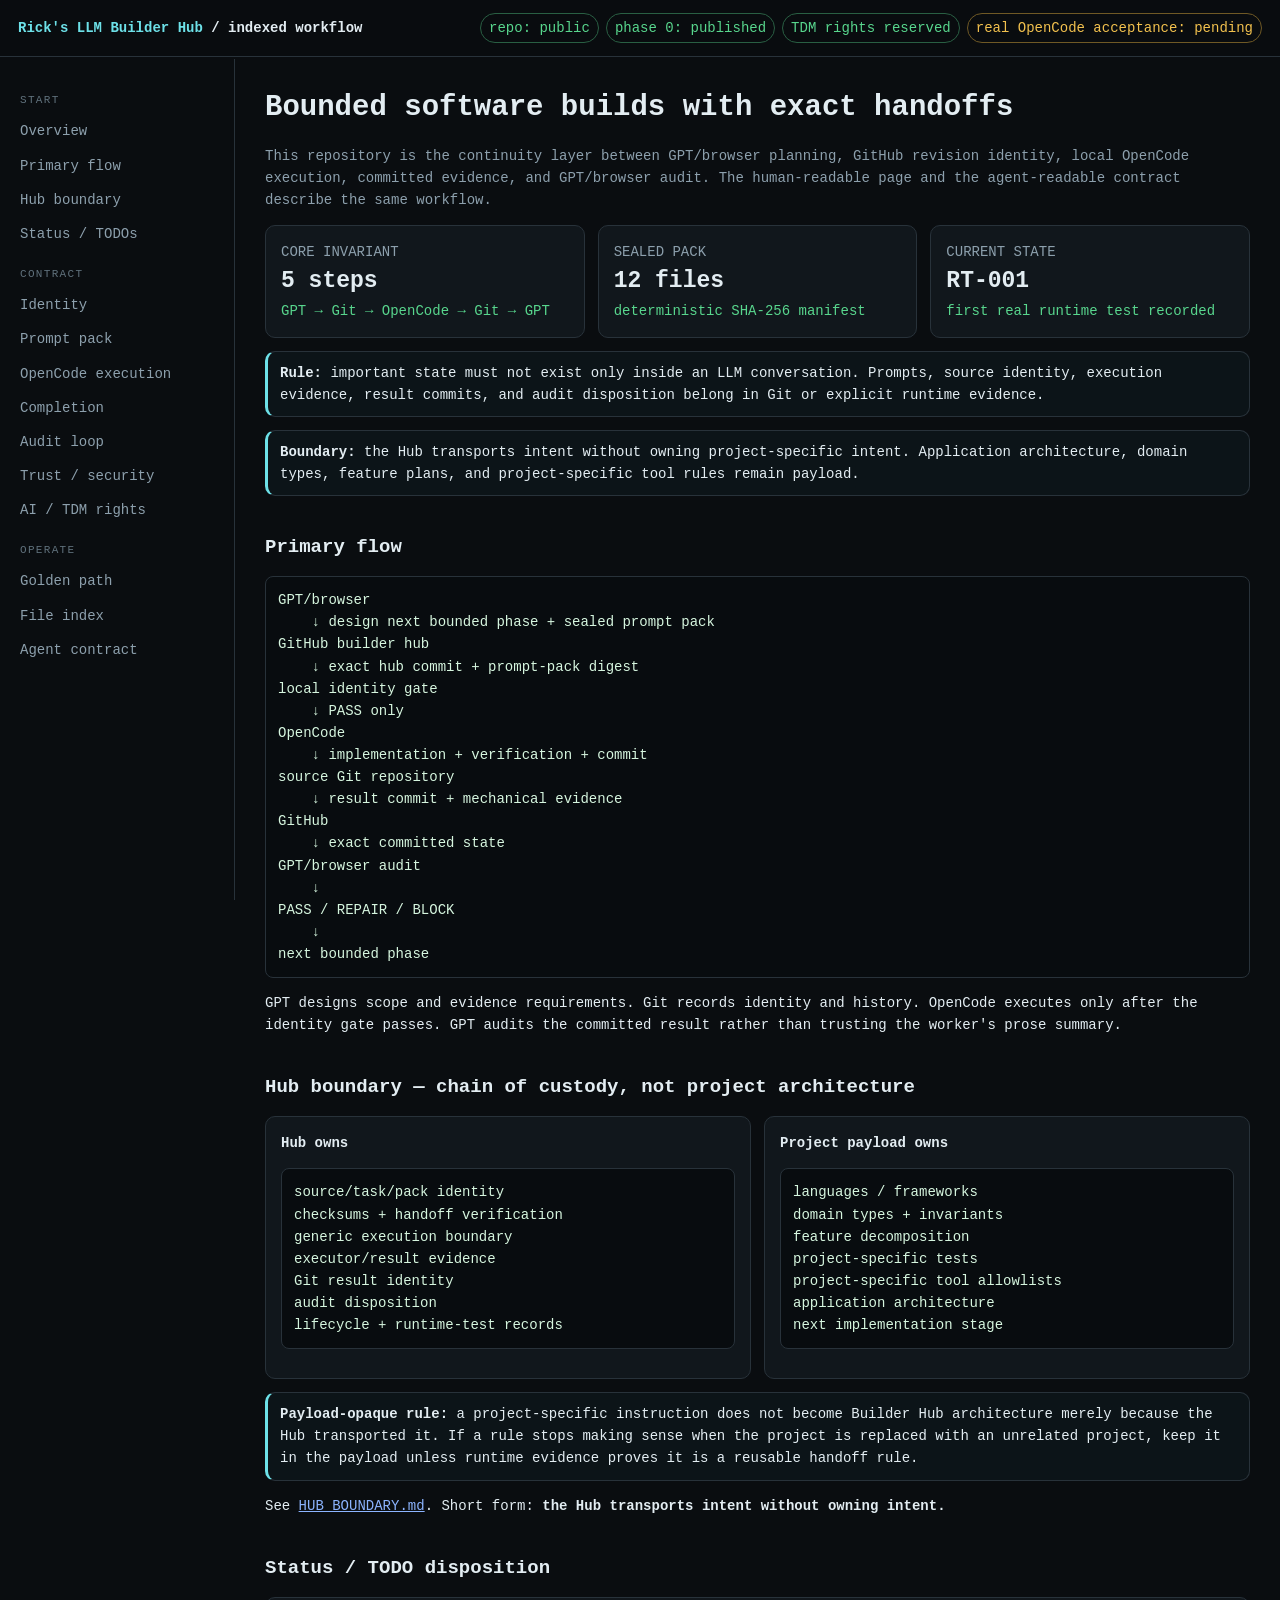
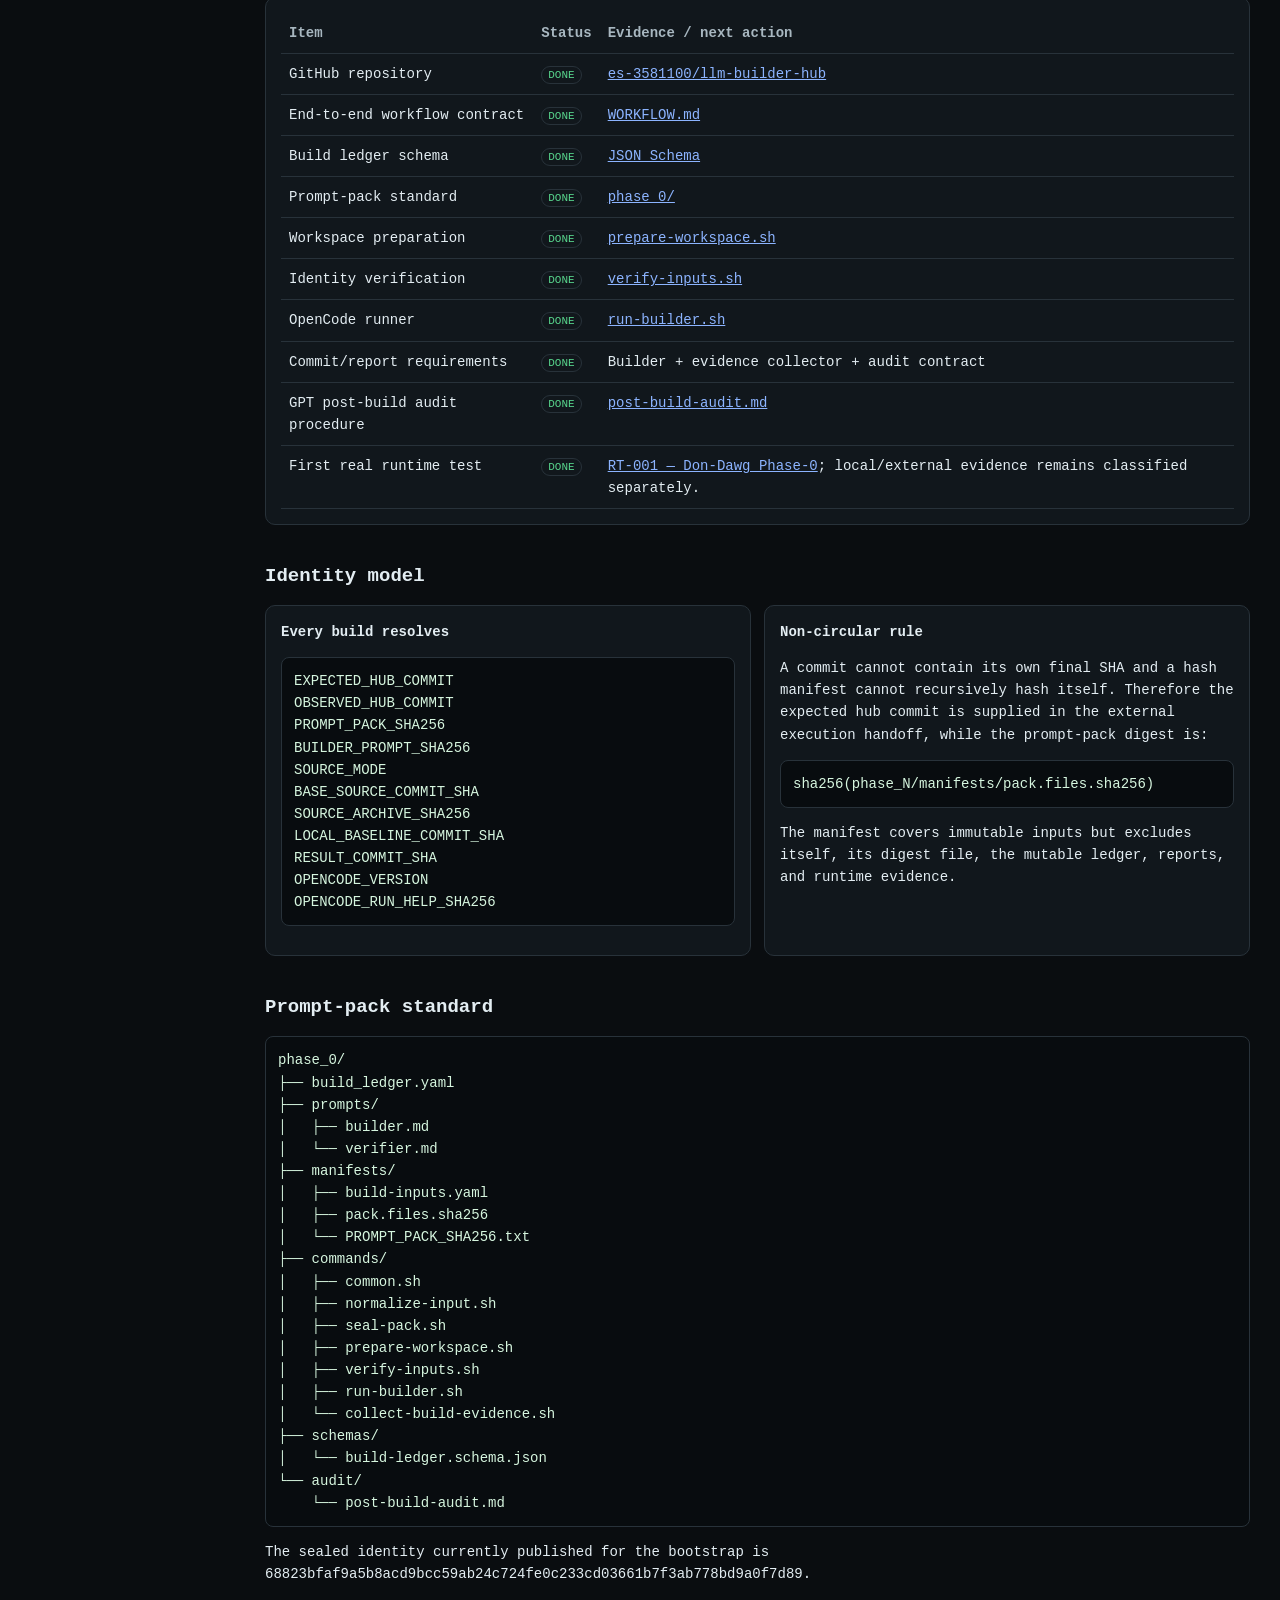
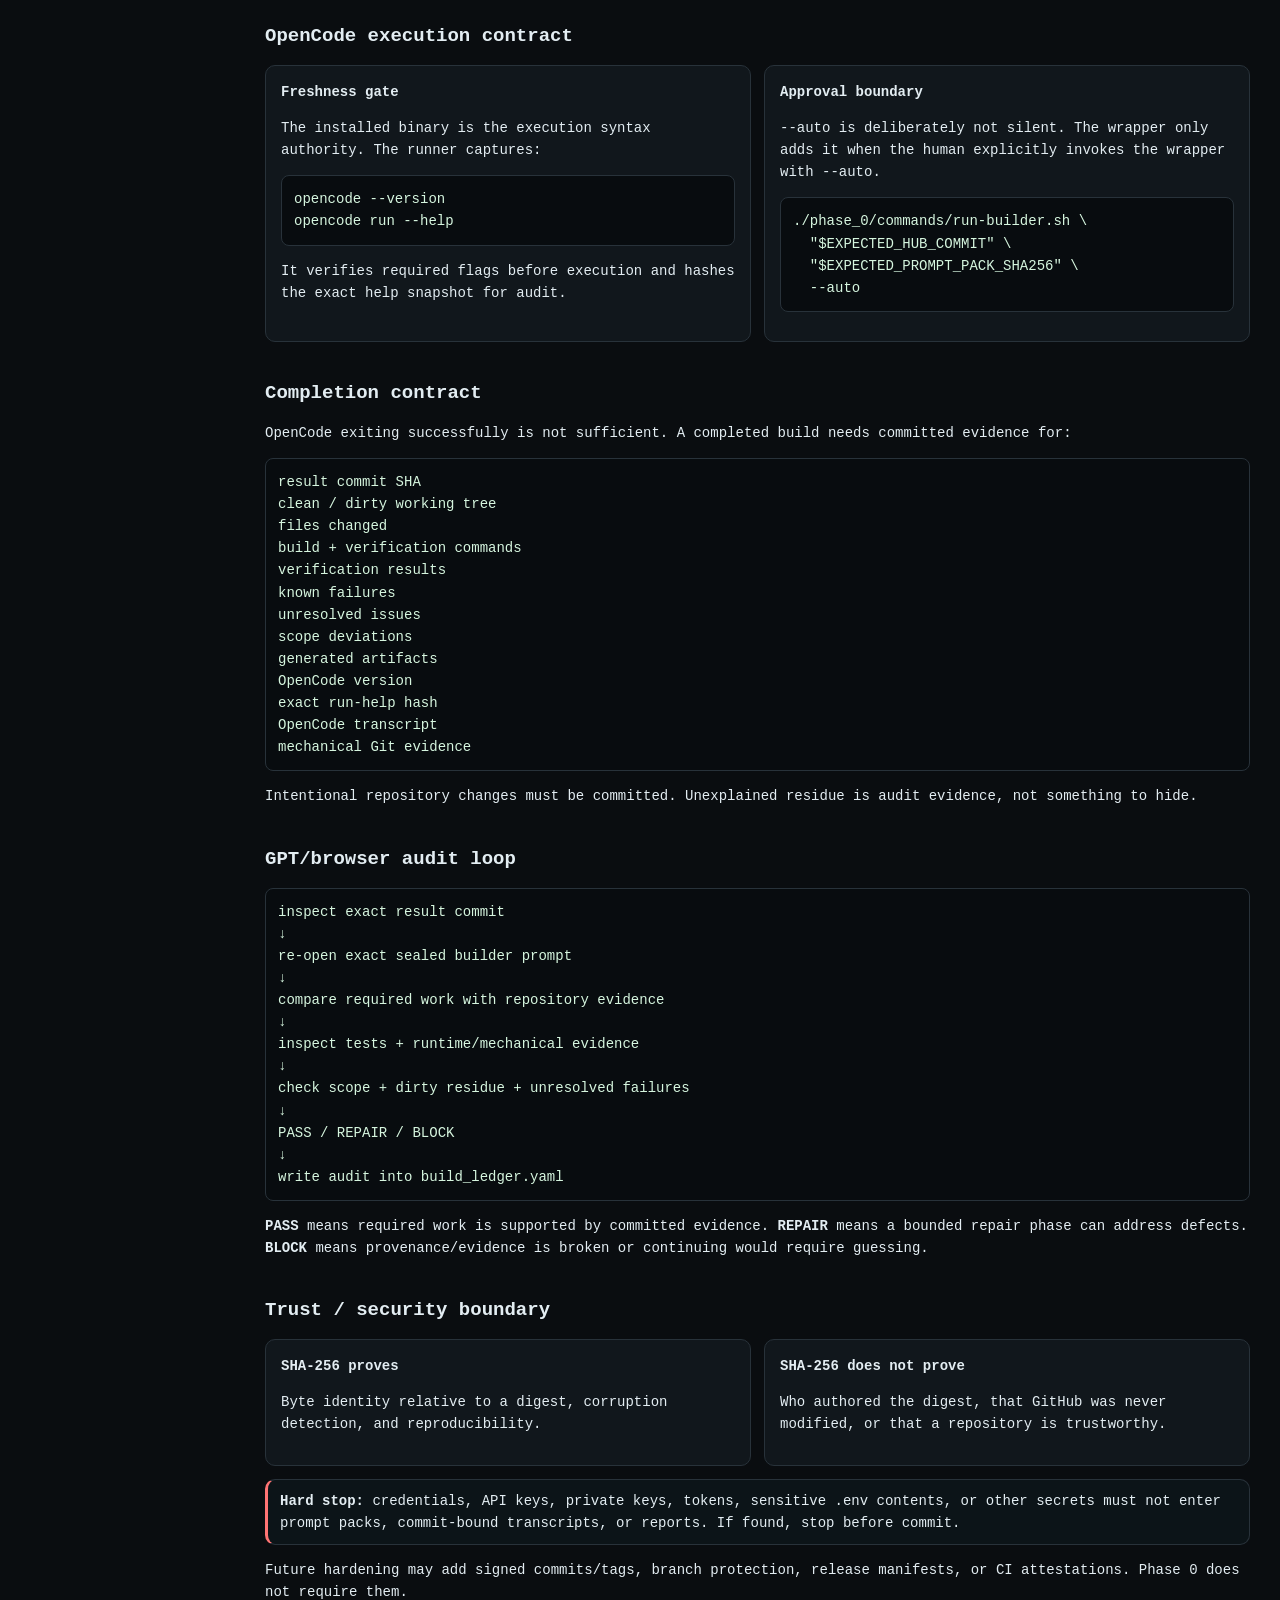
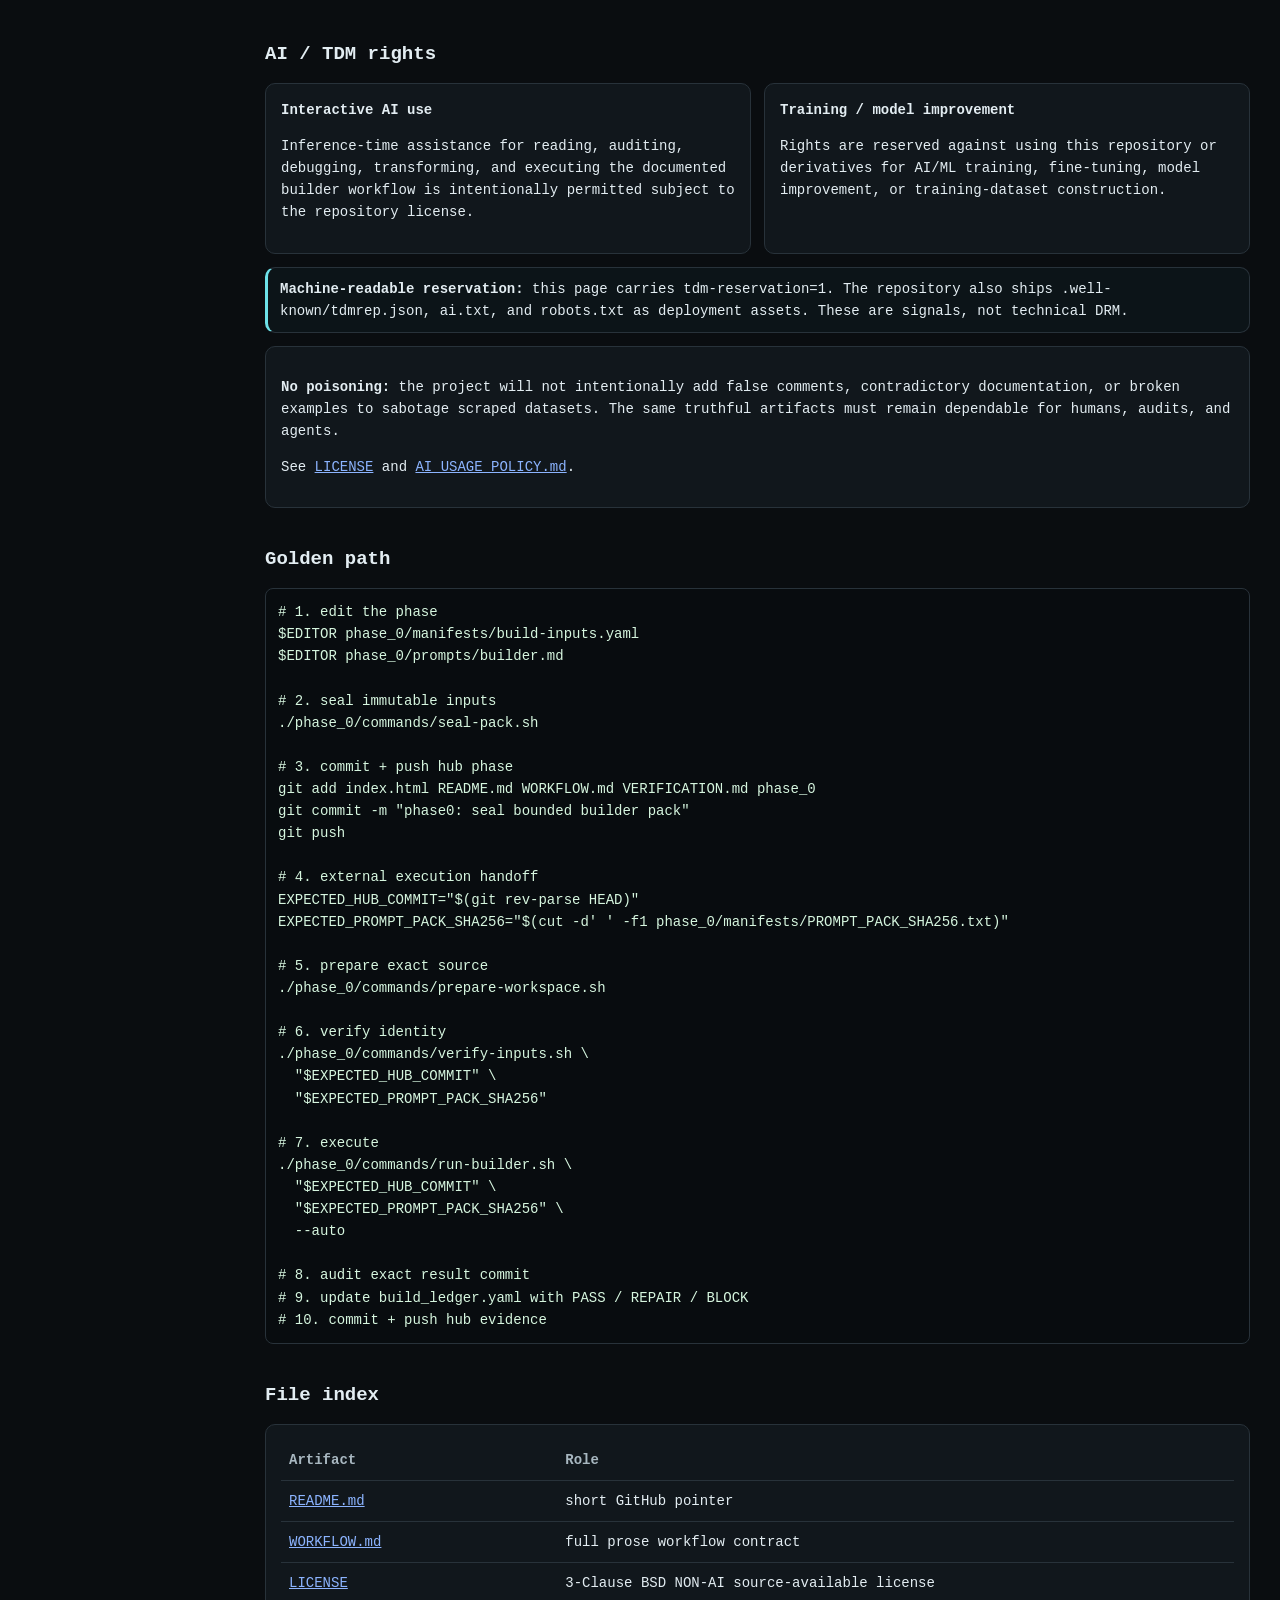
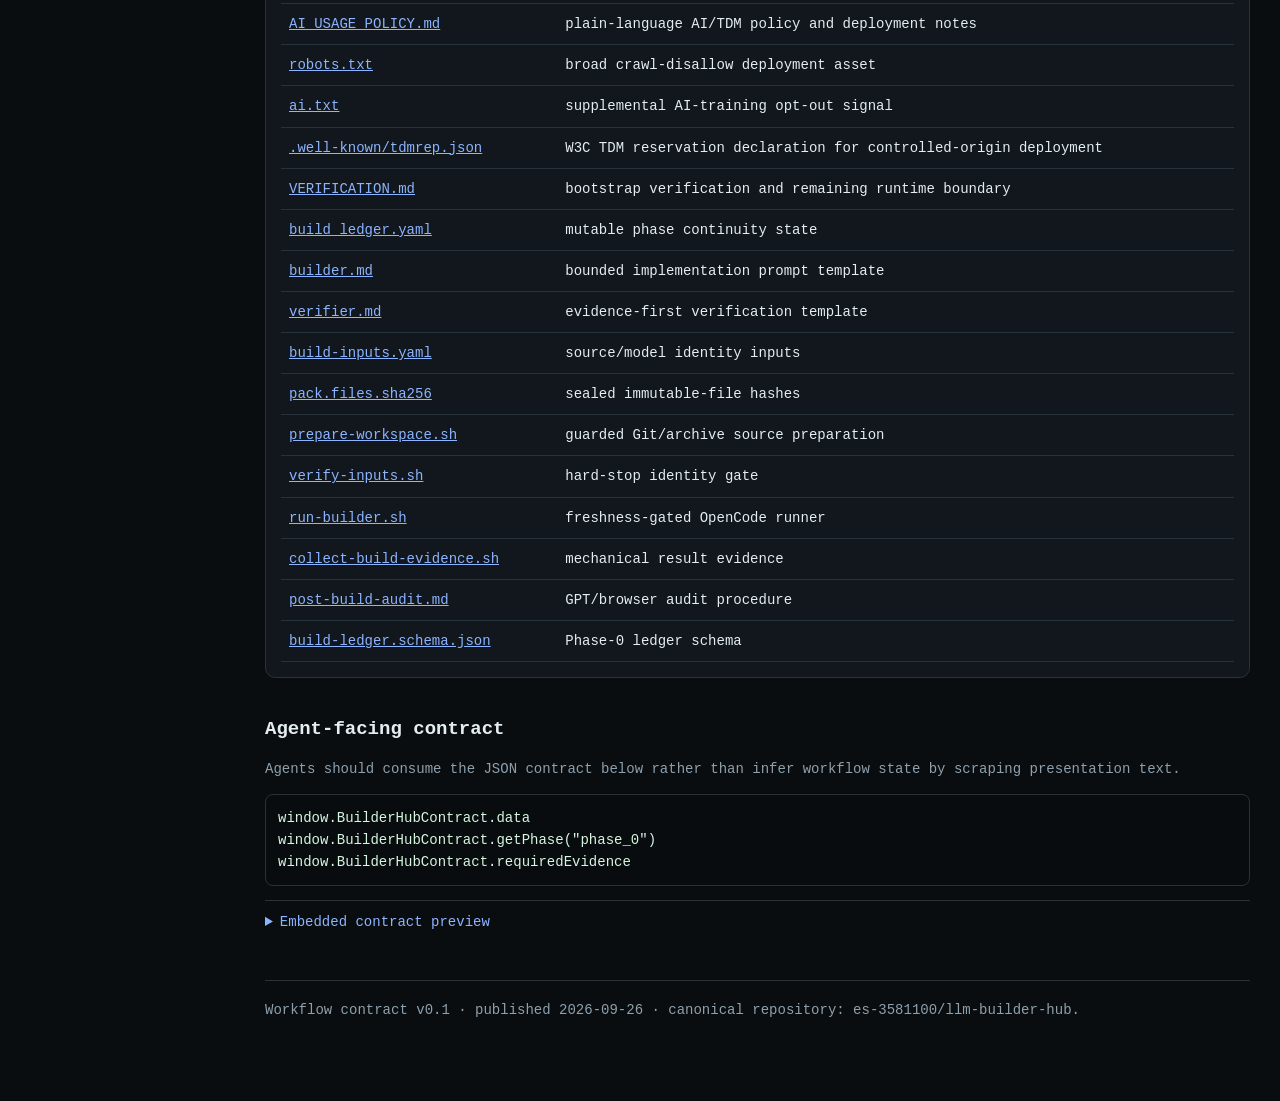
<file: index.html>
<!doctype html>
<html lang="en">
<head>
<meta charset="utf-8">
<meta name="viewport" content="width=device-width,initial-scale=1">
<title>Rick's LLM Builder Hub</title>
<meta name="description" content="Indexed human + agent workflow contract for bounded GPT → GitHub → OpenCode → GitHub → GPT software builds.">
<meta name="tdm-reservation" content="1">
<meta name="tdm-policy" content="https://github.com/es-3581100/llm-builder-hub/blob/main/AI_USAGE_POLICY.md">
<style>
:root{color-scheme:dark;--bg:#0a0d10;--panel:#11171c;--panel2:#0d1317;--line:#28323a;--text:#e3edf2;--muted:#8da0ad;--cyan:#6de1e8;--blue:#8cb4ff;--green:#58d68d;--amber:#f2c14e;--red:#ff7474;--code:#d6f6df}
*{box-sizing:border-box}html{scroll-behavior:smooth}body{margin:0;background:var(--bg);color:var(--text);font:14px/1.58 ui-monospace,SFMono-Regular,Menlo,Consolas,monospace}
a{color:var(--blue)}code,pre{font:inherit}header{position:sticky;top:0;z-index:10;background:rgba(10,13,16,.95);backdrop-filter:blur(10px);border-bottom:1px solid var(--line)}
.bar{max-width:1500px;margin:auto;padding:13px 18px;display:flex;gap:14px;align-items:center;flex-wrap:wrap}.brand{font-weight:850}.brand b{color:var(--cyan)}.pills{margin-left:auto;display:flex;gap:7px;flex-wrap:wrap}.pill{border:1px solid var(--line);border-radius:999px;padding:3px 8px;color:var(--muted)}.pill.good{color:var(--green);border-color:#295f43}.pill.warn{color:var(--amber);border-color:#6f5925}
.layout{max-width:1500px;margin:auto;display:grid;grid-template-columns:235px minmax(0,1fr)}nav{position:sticky;top:59px;height:calc(100vh - 59px);overflow:auto;border-right:1px solid var(--line);padding:18px 12px}
nav a{display:block;text-decoration:none;color:var(--muted);padding:6px 8px;border-radius:6px}nav a:hover{background:#131a20;color:var(--text)}nav .group{margin:15px 8px 5px;font-size:11px;text-transform:uppercase;letter-spacing:.12em;color:#60717c}
main{padding:28px 30px 80px;min-width:0}section{scroll-margin-top:82px;margin-bottom:36px}h1{font-size:29px;margin:0 0 7px}h2{font-size:19px;margin:0 0 14px}h3{font-size:14px;margin:0 0 9px}.lede{max-width:980px;color:var(--muted)}
.grid{display:grid;grid-template-columns:repeat(12,1fr);gap:13px}.card{grid-column:span 6;background:var(--panel);border:1px solid var(--line);border-radius:10px;padding:15px}.full{grid-column:1/-1}.third{grid-column:span 4}
.kpi{font-size:23px;font-weight:850}.muted{color:var(--muted)}.good{color:var(--green)}.warn{color:var(--amber)}.bad{color:var(--red)}
pre{white-space:pre-wrap;word-break:break-word;background:#080c0f;border:1px solid var(--line);border-radius:8px;padding:12px;color:var(--code);overflow:auto}
table{width:100%;border-collapse:collapse}th,td{text-align:left;vertical-align:top;border-bottom:1px solid var(--line);padding:9px 8px}th{color:#a8b7c0}.status{font-size:11px;border:1px solid var(--line);border-radius:999px;padding:2px 6px;white-space:nowrap}.done{color:var(--green)}.open{color:var(--amber)}
.callout{border-left:3px solid var(--cyan);padding:10px 12px;background:#0c1418}.danger{border-left-color:var(--red)}details{border-top:1px solid var(--line);padding:10px 0}summary{cursor:pointer;color:var(--blue)}
footer{border-top:1px solid var(--line);padding-top:18px;color:var(--muted)}
@media(max-width:900px){.layout{grid-template-columns:1fr}nav{display:none}main{padding:20px 14px 60px}.card,.third{grid-column:1/-1}}
</style>
</head>
<body>
<header><div class="bar">
<div class="brand"><b>Rick's LLM Builder Hub</b> / indexed workflow</div>
<div class="pills"><span class="pill good">repo: public</span><span class="pill good">phase 0: published</span><span class="pill good">TDM rights reserved</span><span class="pill warn">real OpenCode acceptance: pending</span></div>
</div></header>

<div class="layout">
<nav aria-label="Index">
<div class="group">Start</div>
<a href="#overview">Overview</a>
<a href="#flow">Primary flow</a>
<a href="#boundary">Hub boundary</a>
<a href="#status">Status / TODOs</a>
<div class="group">Contract</div>
<a href="#identity">Identity</a>
<a href="#pack">Prompt pack</a>
<a href="#execution">OpenCode execution</a>
<a href="#completion">Completion</a>
<a href="#audit">Audit loop</a>
<a href="#security">Trust / security</a>
<a href="#rights">AI / TDM rights</a>
<div class="group">Operate</div>
<a href="#golden">Golden path</a>
<a href="#files">File index</a>
<a href="#machine">Agent contract</a>
</nav>

<main>
<section id="overview">
<h1>Bounded software builds with exact handoffs</h1>
<p class="lede">This repository is the continuity layer between GPT/browser planning, GitHub revision identity, local OpenCode execution, committed evidence, and GPT/browser audit. The human-readable page and the agent-readable contract describe the same workflow.</p>
<div class="grid">
<div class="card third"><div class="muted">CORE INVARIANT</div><div class="kpi">5 steps</div><div class="good">GPT → Git → OpenCode → Git → GPT</div></div>
<div class="card third"><div class="muted">SEALED PACK</div><div class="kpi">12 files</div><div class="good">deterministic SHA-256 manifest</div></div>
<div class="card third"><div class="muted">CURRENT STATE</div><div class="kpi">RT-001</div><div class="good">first real runtime test recorded</div></div>
<div class="card full callout"><b>Rule:</b> important state must not exist only inside an LLM conversation. Prompts, source identity, execution evidence, result commits, and audit disposition belong in Git or explicit runtime evidence.</div><div class="card full callout"><b>Boundary:</b> the Hub transports intent without owning project-specific intent. Application architecture, domain types, feature plans, and project-specific tool rules remain payload.</div>
</div>
</section>

<section id="flow">
<h2>Primary flow</h2>
<pre>GPT/browser
    ↓ design next bounded phase + sealed prompt pack
GitHub builder hub
    ↓ exact hub commit + prompt-pack digest
local identity gate
    ↓ PASS only
OpenCode
    ↓ implementation + verification + commit
source Git repository
    ↓ result commit + mechanical evidence
GitHub
    ↓ exact committed state
GPT/browser audit
    ↓
PASS / REPAIR / BLOCK
    ↓
next bounded phase</pre>
<p>GPT designs scope and evidence requirements. Git records identity and history. OpenCode executes only after the identity gate passes. GPT audits the committed result rather than trusting the worker's prose summary.</p>
</section>

<section id="boundary">
<h2>Hub boundary — chain of custody, not project architecture</h2>
<div class="grid">
<div class="card"><h3>Hub owns</h3><pre>source/task/pack identity
checksums + handoff verification
generic execution boundary
executor/result evidence
Git result identity
audit disposition
lifecycle + runtime-test records</pre></div>
<div class="card"><h3>Project payload owns</h3><pre>languages / frameworks
domain types + invariants
feature decomposition
project-specific tests
project-specific tool allowlists
application architecture
next implementation stage</pre></div>
<div class="card full callout"><b>Payload-opaque rule:</b> a project-specific instruction does not become Builder Hub architecture merely because the Hub transported it. If a rule stops making sense when the project is replaced with an unrelated project, keep it in the payload unless runtime evidence proves it is a reusable handoff rule.</div>
</div>
<p>See <a href="HUB_BOUNDARY.md">HUB_BOUNDARY.md</a>. Short form: <b>the Hub transports intent without owning intent.</b></p>
</section>

<section id="status">
<h2>Status / TODO disposition</h2>
<div class="card full">
<table>
<thead><tr><th>Item</th><th>Status</th><th>Evidence / next action</th></tr></thead>
<tbody>
<tr><td>GitHub repository</td><td><span class="status done">DONE</span></td><td><a href="https://github.com/es-3581100/llm-builder-hub">es-3581100/llm-builder-hub</a></td></tr>
<tr><td>End-to-end workflow contract</td><td><span class="status done">DONE</span></td><td><a href="WORKFLOW.md">WORKFLOW.md</a></td></tr>
<tr><td>Build ledger schema</td><td><span class="status done">DONE</span></td><td><a href="phase_0/schemas/build-ledger.schema.json">JSON Schema</a></td></tr>
<tr><td>Prompt-pack standard</td><td><span class="status done">DONE</span></td><td><a href="phase_0/">phase_0/</a></td></tr>
<tr><td>Workspace preparation</td><td><span class="status done">DONE</span></td><td><a href="phase_0/commands/prepare-workspace.sh">prepare-workspace.sh</a></td></tr>
<tr><td>Identity verification</td><td><span class="status done">DONE</span></td><td><a href="phase_0/commands/verify-inputs.sh">verify-inputs.sh</a></td></tr>
<tr><td>OpenCode runner</td><td><span class="status done">DONE</span></td><td><a href="phase_0/commands/run-builder.sh">run-builder.sh</a></td></tr>
<tr><td>Commit/report requirements</td><td><span class="status done">DONE</span></td><td>Builder + evidence collector + audit contract</td></tr>
<tr><td>GPT post-build audit procedure</td><td><span class="status done">DONE</span></td><td><a href="phase_0/audit/post-build-audit.md">post-build-audit.md</a></td></tr>
<tr><td>First real runtime test</td><td><span class="status done">DONE</span></td><td><a href="runtime_tests/RT-001-don-dawg-phase0/">RT-001 — Don-Dawg Phase-0</a>; local/external evidence remains classified separately.</td></tr>
</tbody>
</table>
</div>
</section>

<section id="identity">
<h2>Identity model</h2>
<div class="grid">
<div class="card"><h3>Every build resolves</h3><pre>EXPECTED_HUB_COMMIT
OBSERVED_HUB_COMMIT
PROMPT_PACK_SHA256
BUILDER_PROMPT_SHA256
SOURCE_MODE
BASE_SOURCE_COMMIT_SHA
SOURCE_ARCHIVE_SHA256
LOCAL_BASELINE_COMMIT_SHA
RESULT_COMMIT_SHA
OPENCODE_VERSION
OPENCODE_RUN_HELP_SHA256</pre></div>
<div class="card"><h3>Non-circular rule</h3><p>A commit cannot contain its own final SHA and a hash manifest cannot recursively hash itself. Therefore the expected hub commit is supplied in the external execution handoff, while the prompt-pack digest is:</p><pre>sha256(phase_N/manifests/pack.files.sha256)</pre><p>The manifest covers immutable inputs but excludes itself, its digest file, the mutable ledger, reports, and runtime evidence.</p></div>
</div>
</section>

<section id="pack">
<h2>Prompt-pack standard</h2>
<pre>phase_0/
├── build_ledger.yaml
├── prompts/
│   ├── builder.md
│   └── verifier.md
├── manifests/
│   ├── build-inputs.yaml
│   ├── pack.files.sha256
│   └── PROMPT_PACK_SHA256.txt
├── commands/
│   ├── common.sh
│   ├── normalize-input.sh
│   ├── seal-pack.sh
│   ├── prepare-workspace.sh
│   ├── verify-inputs.sh
│   ├── run-builder.sh
│   └── collect-build-evidence.sh
├── schemas/
│   └── build-ledger.schema.json
└── audit/
    └── post-build-audit.md</pre>
<p>The sealed identity currently published for the bootstrap is <code>68823bfaf9a5b8acd9bcc59ab24c724fe0c233cd03661b7f3ab778bd9a0f7d89</code>.</p>
</section>

<section id="execution">
<h2>OpenCode execution contract</h2>
<div class="grid">
<div class="card"><h3>Freshness gate</h3><p>The installed binary is the execution syntax authority. The runner captures:</p><pre>opencode --version
opencode run --help</pre><p>It verifies required flags before execution and hashes the exact help snapshot for audit.</p></div>
<div class="card"><h3>Approval boundary</h3><p><code>--auto</code> is deliberately not silent. The wrapper only adds it when the human explicitly invokes the wrapper with <code>--auto</code>.</p><pre>./phase_0/commands/run-builder.sh \
  "$EXPECTED_HUB_COMMIT" \
  "$EXPECTED_PROMPT_PACK_SHA256" \
  --auto</pre></div>
</div>
</section>

<section id="completion">
<h2>Completion contract</h2>
<p>OpenCode exiting successfully is not sufficient. A completed build needs committed evidence for:</p>
<pre>result commit SHA
clean / dirty working tree
files changed
build + verification commands
verification results
known failures
unresolved issues
scope deviations
generated artifacts
OpenCode version
exact run-help hash
OpenCode transcript
mechanical Git evidence</pre>
<p>Intentional repository changes must be committed. Unexplained residue is audit evidence, not something to hide.</p>
</section>

<section id="audit">
<h2>GPT/browser audit loop</h2>
<pre>inspect exact result commit
↓
re-open exact sealed builder prompt
↓
compare required work with repository evidence
↓
inspect tests + runtime/mechanical evidence
↓
check scope + dirty residue + unresolved failures
↓
PASS / REPAIR / BLOCK
↓
write audit into build_ledger.yaml</pre>
<p><b>PASS</b> means required work is supported by committed evidence. <b>REPAIR</b> means a bounded repair phase can address defects. <b>BLOCK</b> means provenance/evidence is broken or continuing would require guessing.</p>
</section>

<section id="security">
<h2>Trust / security boundary</h2>
<div class="grid">
<div class="card"><h3>SHA-256 proves</h3><p>Byte identity relative to a digest, corruption detection, and reproducibility.</p></div>
<div class="card"><h3>SHA-256 does not prove</h3><p>Who authored the digest, that GitHub was never modified, or that a repository is trustworthy.</p></div>
<div class="card full callout danger"><b>Hard stop:</b> credentials, API keys, private keys, tokens, sensitive <code>.env</code> contents, or other secrets must not enter prompt packs, commit-bound transcripts, or reports. If found, stop before commit.</div>
</div>
<p>Future hardening may add signed commits/tags, branch protection, release manifests, or CI attestations. Phase 0 does not require them.</p>
</section>

<section id="rights">
<h2>AI / TDM rights</h2>
<div class="grid">
<div class="card"><h3>Interactive AI use</h3><p>Inference-time assistance for reading, auditing, debugging, transforming, and executing the documented builder workflow is intentionally permitted subject to the repository license.</p></div>
<div class="card"><h3>Training / model improvement</h3><p>Rights are reserved against using this repository or derivatives for AI/ML training, fine-tuning, model improvement, or training-dataset construction.</p></div>
<div class="card full callout"><b>Machine-readable reservation:</b> this page carries <code>tdm-reservation=1</code>. The repository also ships <code>.well-known/tdmrep.json</code>, <code>ai.txt</code>, and <code>robots.txt</code> as deployment assets. These are signals, not technical DRM.</div>
<div class="card full"><p><b>No poisoning:</b> the project will not intentionally add false comments, contradictory documentation, or broken examples to sabotage scraped datasets. The same truthful artifacts must remain dependable for humans, audits, and agents.</p><p>See <a href="LICENSE">LICENSE</a> and <a href="AI_USAGE_POLICY.md">AI_USAGE_POLICY.md</a>.</p></div>
</div>
</section>

<section id="golden">
<h2>Golden path</h2>
<pre># 1. edit the phase
$EDITOR phase_0/manifests/build-inputs.yaml
$EDITOR phase_0/prompts/builder.md

# 2. seal immutable inputs
./phase_0/commands/seal-pack.sh

# 3. commit + push hub phase
git add index.html README.md WORKFLOW.md VERIFICATION.md phase_0
git commit -m "phase0: seal bounded builder pack"
git push

# 4. external execution handoff
EXPECTED_HUB_COMMIT="$(git rev-parse HEAD)"
EXPECTED_PROMPT_PACK_SHA256="$(cut -d' ' -f1 phase_0/manifests/PROMPT_PACK_SHA256.txt)"

# 5. prepare exact source
./phase_0/commands/prepare-workspace.sh

# 6. verify identity
./phase_0/commands/verify-inputs.sh \
  "$EXPECTED_HUB_COMMIT" \
  "$EXPECTED_PROMPT_PACK_SHA256"

# 7. execute
./phase_0/commands/run-builder.sh \
  "$EXPECTED_HUB_COMMIT" \
  "$EXPECTED_PROMPT_PACK_SHA256" \
  --auto

# 8. audit exact result commit
# 9. update build_ledger.yaml with PASS / REPAIR / BLOCK
# 10. commit + push hub evidence</pre>
</section>

<section id="files">
<h2>File index</h2>
<div class="card full">
<table><thead><tr><th>Artifact</th><th>Role</th></tr></thead><tbody>
<tr><td><a href="README.md">README.md</a></td><td>short GitHub pointer</td></tr>
<tr><td><a href="WORKFLOW.md">WORKFLOW.md</a></td><td>full prose workflow contract</td></tr>
<tr><td><a href="LICENSE">LICENSE</a></td><td>3-Clause BSD NON-AI source-available license</td></tr>
<tr><td><a href="AI_USAGE_POLICY.md">AI_USAGE_POLICY.md</a></td><td>plain-language AI/TDM policy and deployment notes</td></tr>
<tr><td><a href="robots.txt">robots.txt</a></td><td>broad crawl-disallow deployment asset</td></tr>
<tr><td><a href="ai.txt">ai.txt</a></td><td>supplemental AI-training opt-out signal</td></tr>
<tr><td><a href=".well-known/tdmrep.json">.well-known/tdmrep.json</a></td><td>W3C TDM reservation declaration for controlled-origin deployment</td></tr>
<tr><td><a href="VERIFICATION.md">VERIFICATION.md</a></td><td>bootstrap verification and remaining runtime boundary</td></tr>
<tr><td><a href="phase_0/build_ledger.yaml">build_ledger.yaml</a></td><td>mutable phase continuity state</td></tr>
<tr><td><a href="phase_0/prompts/builder.md">builder.md</a></td><td>bounded implementation prompt template</td></tr>
<tr><td><a href="phase_0/prompts/verifier.md">verifier.md</a></td><td>evidence-first verification template</td></tr>
<tr><td><a href="phase_0/manifests/build-inputs.yaml">build-inputs.yaml</a></td><td>source/model identity inputs</td></tr>
<tr><td><a href="phase_0/manifests/pack.files.sha256">pack.files.sha256</a></td><td>sealed immutable-file hashes</td></tr>
<tr><td><a href="phase_0/commands/prepare-workspace.sh">prepare-workspace.sh</a></td><td>guarded Git/archive source preparation</td></tr>
<tr><td><a href="phase_0/commands/verify-inputs.sh">verify-inputs.sh</a></td><td>hard-stop identity gate</td></tr>
<tr><td><a href="phase_0/commands/run-builder.sh">run-builder.sh</a></td><td>freshness-gated OpenCode runner</td></tr>
<tr><td><a href="phase_0/commands/collect-build-evidence.sh">collect-build-evidence.sh</a></td><td>mechanical result evidence</td></tr>
<tr><td><a href="phase_0/audit/post-build-audit.md">post-build-audit.md</a></td><td>GPT/browser audit procedure</td></tr>
<tr><td><a href="phase_0/schemas/build-ledger.schema.json">build-ledger.schema.json</a></td><td>Phase-0 ledger schema</td></tr>
</tbody></table>
</div>
</section>

<section id="machine">
<h2>Agent-facing contract</h2>
<p class="muted">Agents should consume the JSON contract below rather than infer workflow state by scraping presentation text.</p>
<pre>window.BuilderHubContract.data
window.BuilderHubContract.getPhase("phase_0")
window.BuilderHubContract.requiredEvidence</pre>
<details><summary>Embedded contract preview</summary><pre id="contractPreview"></pre></details>
</section>

<footer>Workflow contract v0.1 · published 2026-09-26 · canonical repository: es-3581100/llm-builder-hub.</footer>
</main>
</div>

<script type="application/json" id="builder-hub-contract">{
  "schema_version":"0.1.0",
  "name":"ricks-llm-builder-hub",
  "repository":"https://github.com/es-3581100/llm-builder-hub.git",
  "core_invariant":["GPT designs","Git records","OpenCode executes","Git records","GPT audits"],
  "phase_states":["planned","sealed","running","built","audit_pending","passed","repair","blocked","abandoned"],
  "identity_fields":["EXPECTED_HUB_COMMIT","OBSERVED_HUB_COMMIT","PROMPT_PACK_SHA256","BUILDER_PROMPT_SHA256","SOURCE_MODE","BASE_SOURCE_COMMIT_SHA","SOURCE_ARCHIVE_SHA256","LOCAL_BASELINE_COMMIT_SHA","RESULT_COMMIT_SHA","OPENCODE_VERSION","OPENCODE_RUN_HELP_SHA256"],
  "prompt_pack_digest_definition":"sha256(phase_N/manifests/pack.files.sha256)",
  "immutable_paths":["prompts/","commands/","schemas/","audit/","manifests/build-inputs.yaml"],
  "mutable_evidence_paths":["build_ledger.yaml","reports/","runtime/"],
  "hard_stops":["hub_commit_mismatch","dirty_hub_before_execution","pack_manifest_mismatch","pack_digest_mismatch","builder_prompt_hash_mismatch","source_identity_mismatch","dirty_source_before_build","required_opencode_flag_missing","secret_in_commit_bound_material"],
  "required_evidence":["result_commit_sha","working_tree_state","files_changed","verification_commands","verification_results","known_failures","unresolved_issues","scope_deviations","generated_artifacts","opencode_version","opencode_run_help_sha256","opencode_transcript","mechanical_git_evidence"],
  "audit_dispositions":["PASS","REPAIR","BLOCK"],
  "rights":{"license":"LICENSE","policy":"AI_USAGE_POLICY.md","tdm_reservation":1,"tdm_policy":"https://github.com/es-3581100/llm-builder-hub/blob/main/AI_USAGE_POLICY.md","training":"reserved","inference_time_agent_use":"permitted_subject_to_license","poisoning":false},
  "phase_0":{
    "ledger":"phase_0/build_ledger.yaml",
    "builder_prompt":"phase_0/prompts/builder.md",
    "verifier_prompt":"phase_0/prompts/verifier.md",
    "inputs":"phase_0/manifests/build-inputs.yaml",
    "pack_digest":"68823bfaf9a5b8acd9bcc59ab24c724fe0c233cd03661b7f3ab778bd9a0f7d89",
    "seal":"phase_0/commands/seal-pack.sh",
    "prepare":"phase_0/commands/prepare-workspace.sh",
    "verify":"phase_0/commands/verify-inputs.sh",
    "run":"phase_0/commands/run-builder.sh",
    "collect":"phase_0/commands/collect-build-evidence.sh",
    "audit":"phase_0/audit/post-build-audit.md",
    "runtime_acceptance":"PENDING_REAL_OPENCODE_LOOP"
  }
}</script>
<script>
(()=>{const data=JSON.parse(document.getElementById('builder-hub-contract').textContent);window.BuilderHubContract={data,getPhase:id=>data[id],requiredEvidence:data.required_evidence};document.getElementById('contractPreview').textContent=JSON.stringify(data,null,2)})();
</script>
</body>
</html>
</file>
